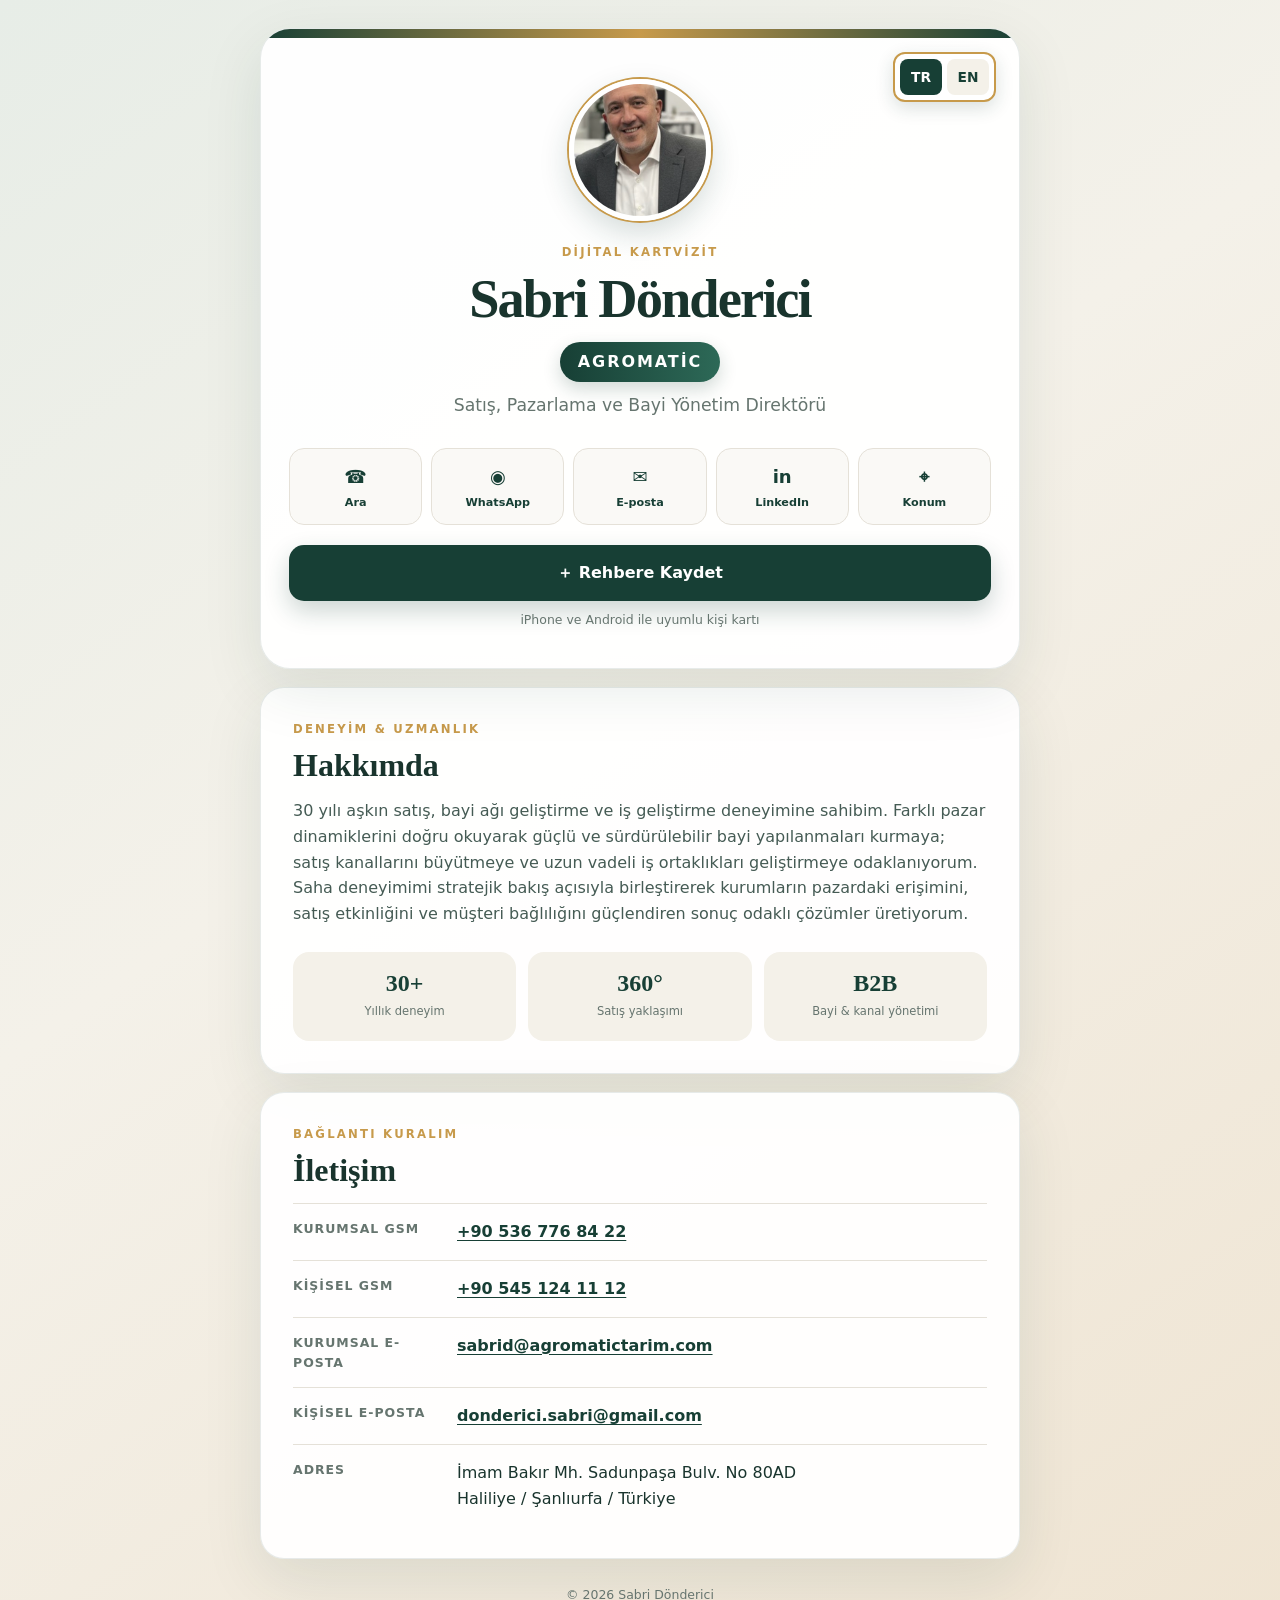
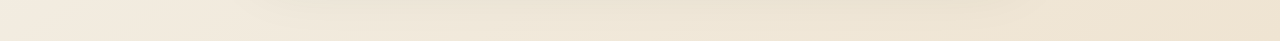
<file: index.html>
<!doctype html>
<html lang="tr">
<head>
  <meta charset="utf-8">
  <meta name="viewport" content="width=device-width, initial-scale=1">
  <meta name="theme-color" content="#173f35">
  <meta name="description" content="Sabri Dönderici — Satış ve Bayi Yönetim Uzmanı dijital kartviziti">
  <title>Sabri Dönderici | Dijital Kartvizit</title>
  <link rel="stylesheet" href="style.css">
  <link rel="stylesheet" href="language.css?v=4">
  <link rel="stylesheet" href="company.css?v=1">
</head>
<body>
  <main class="shell">
    <section class="hero" aria-labelledby="name">
      <div class="language-switch" aria-label="Dil seçimi"><span>TR</span><a href="english-card.html?v=phones-v2" lang="en">EN</a></div>
      <div class="profile-wrap">
        <img class="profile-photo" src="profil.png" alt="Sabri Dönderici" onerror="this.hidden=true;this.nextElementSibling.hidden=false">
        <div class="profile-fallback" hidden aria-label="Sabri Dönderici profil görseli">SD</div>
      </div>
      <p class="eyebrow">DİJİTAL KARTVİZİT</p>
      <h1 id="name">Sabri Dönderici</h1>
      <p class="company">AGROMATİC</p>
      <p class="role">Satış, Pazarlama ve Bayi Yönetim Direktörü</p>

      <nav class="quick-actions" aria-label="Hızlı iletişim">
        <a class="action" href="tel:+905451241112"><span aria-hidden="true">☎</span><b>Ara</b></a>
        <a class="action" href="https://wa.me/905451241112" target="_blank" rel="noopener"><span aria-hidden="true">◉</span><b>WhatsApp</b></a>
        <a class="action" href="mailto:sabrid@agromatictarim.com"><span aria-hidden="true">✉</span><b>E-posta</b></a>
        <a class="action" href="https://www.linkedin.com/in/sabri-d-956bb459/" target="_blank" rel="noopener"><span aria-hidden="true">in</span><b>LinkedIn</b></a>
        <a class="action" href="https://www.google.com/maps/search/?api=1&amp;query=%C4%B0mam%20Bak%C4%B1r%20Mh.%20Sadunpa%C5%9Fa%20Bulv.%20No%2080AD%20Haliliye%20%C5%9Eanl%C4%B1urfa%20Turkey" target="_blank" rel="noopener"><span aria-hidden="true">⌖</span><b>Konum</b></a>
      </nav>

      <a class="save-contact" href="sabri-donderici.vcf" download>＋ Rehbere Kaydet</a>
      <p class="helper">iPhone ve Android ile uyumlu kişi kartı</p>
    </section>

    <section class="card about" aria-labelledby="about-title">
      <p class="section-kicker">DENEYİM &amp; UZMANLIK</p>
      <h2 id="about-title">Hakkımda</h2>
      <p>30 yılı aşkın satış, bayi ağı geliştirme ve iş geliştirme deneyimine sahibim. Farklı pazar dinamiklerini doğru okuyarak güçlü ve sürdürülebilir bayi yapılanmaları kurmaya; satış kanallarını büyütmeye ve uzun vadeli iş ortaklıkları geliştirmeye odaklanıyorum. Saha deneyimimi stratejik bakış açısıyla birleştirerek kurumların pazardaki erişimini, satış etkinliğini ve müşteri bağlılığını güçlendiren sonuç odaklı çözümler üretiyorum.</p>
      <div class="stats" aria-label="Uzmanlık özeti">
        <div><strong>30+</strong><span>Yıllık deneyim</span></div>
        <div><strong>360°</strong><span>Satış yaklaşımı</span></div>
        <div><strong>B2B</strong><span>Bayi &amp; kanal yönetimi</span></div>
      </div>
    </section>

    <section class="card contact" aria-labelledby="contact-title">
      <p class="section-kicker">BAĞLANTI KURALIM</p>
      <h2 id="contact-title">İletişim</h2>
      <dl>
        <div><dt>Kurumsal GSM</dt><dd><a href="tel:+905367768422">+90 536 776 84 22</a></dd></div>
        <div><dt>Kişisel GSM</dt><dd><a href="tel:+905451241112">+90 545 124 11 12</a></dd></div>
        <div><dt>Kurumsal e-posta</dt><dd><a href="mailto:sabrid@agromatictarim.com">sabrid@agromatictarim.com</a></dd></div>
        <div><dt>Kişisel e-posta</dt><dd><a href="mailto:donderici.sabri@gmail.com">donderici.sabri@gmail.com</a></dd></div>
        <div><dt>Adres</dt><dd>İmam Bakır Mh. Sadunpaşa Bulv. No 80AD<br>Haliliye / Şanlıurfa / Türkiye</dd></div>
      </dl>
    </section>

    <footer>© <span id="year"></span> Sabri Dönderici</footer>
  </main>
  <script>document.getElementById('year').textContent = new Date().getFullYear();</script>
</body>
</html>
</file>
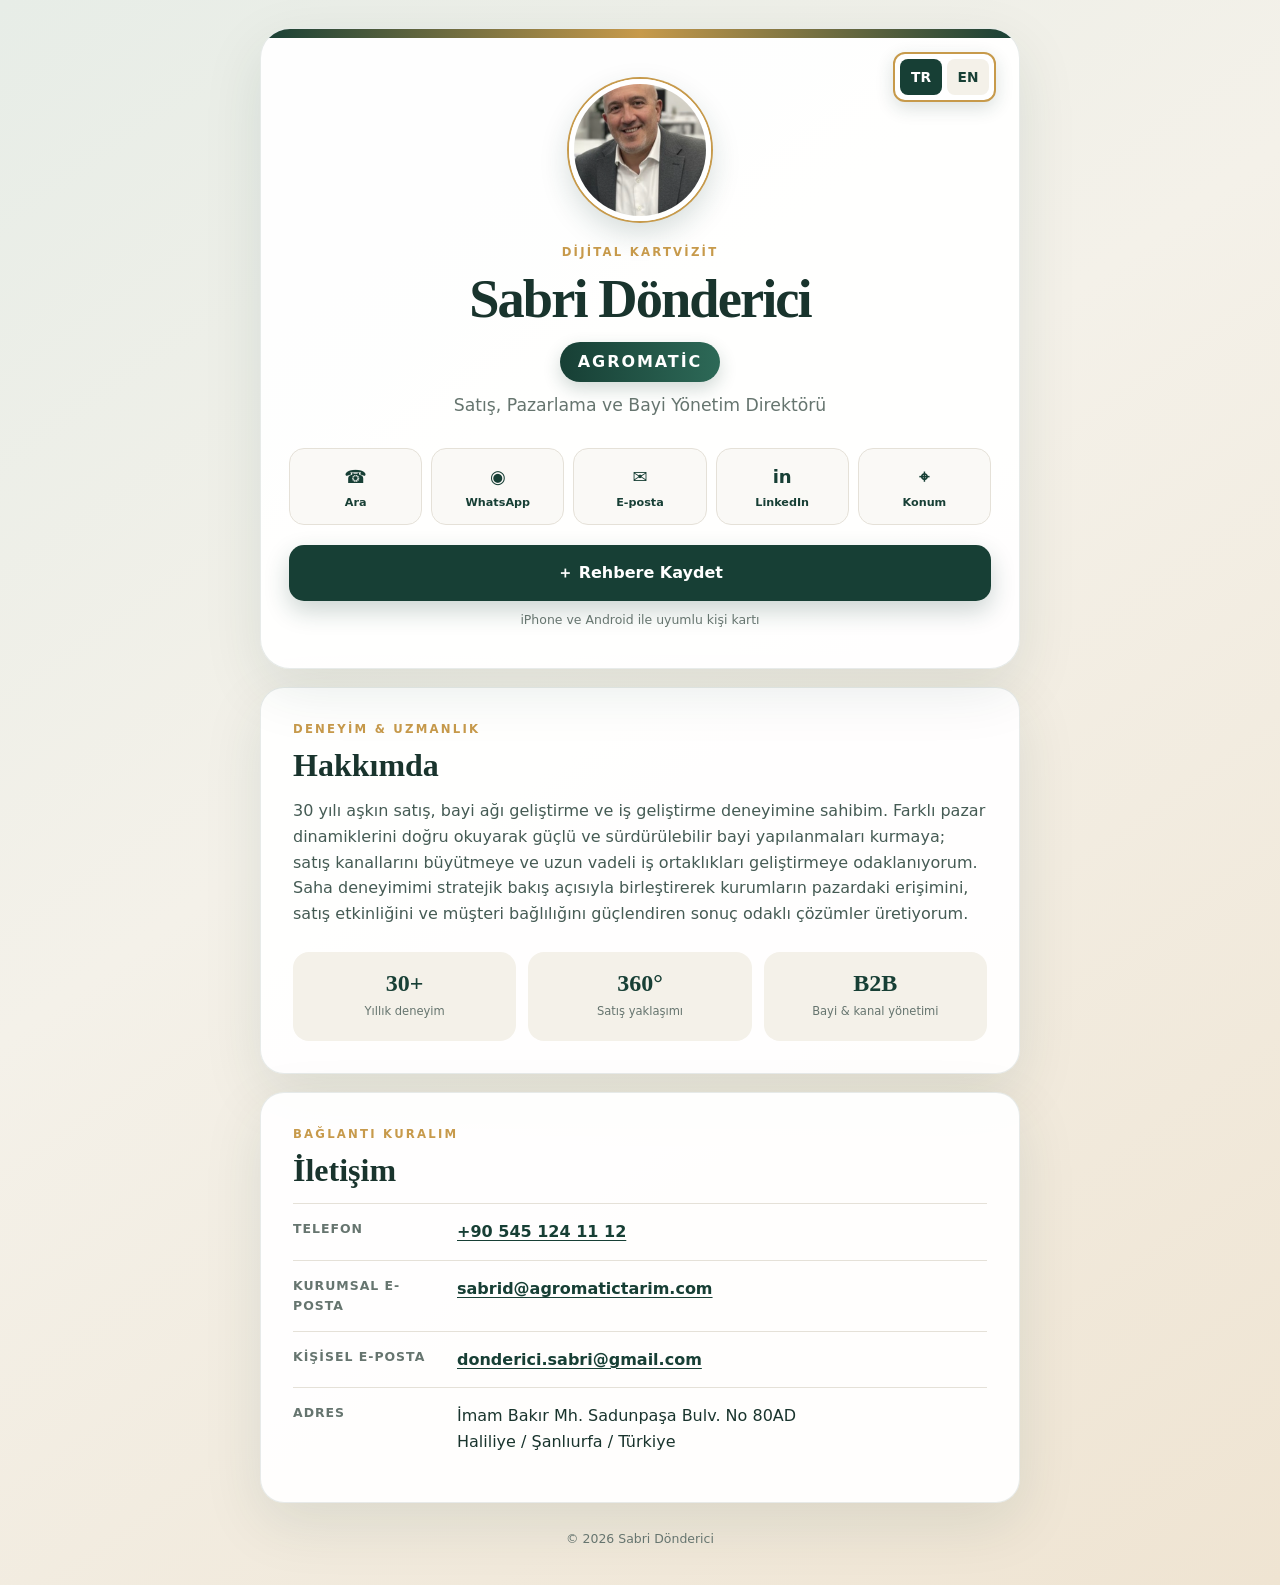
<file: digital-card.html>
<!doctype html>
<html lang="tr">
<head>
  <meta charset="utf-8">
  <meta name="viewport" content="width=device-width, initial-scale=1">
  <meta name="theme-color" content="#173f35">
  <meta name="description" content="Sabri Dönderici — Satış ve Bayi Yönetim Uzmanı dijital kartviziti">
  <title>Sabri Dönderici | Dijital Kartvizit</title>
  <link rel="stylesheet" href="style.css">
  <link rel="stylesheet" href="language.css?v=4">
  <link rel="stylesheet" href="company.css?v=1">
</head>
<body>
  <main class="shell">
    <section class="hero" aria-labelledby="name">
      <div class="language-switch" aria-label="Dil seçimi"><span>TR</span><a href="english-card.html" lang="en">EN</a></div>
      <div class="profile-wrap">
        <img class="profile-photo" src="profil.png" alt="Sabri Dönderici" onerror="this.hidden=true;this.nextElementSibling.hidden=false">
        <div class="profile-fallback" hidden aria-label="Sabri Dönderici profil görseli">SD</div>
      </div>
      <p class="eyebrow">DİJİTAL KARTVİZİT</p>
      <h1 id="name">Sabri Dönderici</h1>
      <p class="company">AGROMATİC</p>
      <p class="role">Satış, Pazarlama ve Bayi Yönetim Direktörü</p>

      <nav class="quick-actions" aria-label="Hızlı iletişim">
        <a class="action" href="tel:+905451241112"><span aria-hidden="true">☎</span><b>Ara</b></a>
        <a class="action" href="https://wa.me/905451241112" target="_blank" rel="noopener"><span aria-hidden="true">◉</span><b>WhatsApp</b></a>
        <a class="action" href="mailto:sabrid@agromatictarim.com"><span aria-hidden="true">✉</span><b>E-posta</b></a>
        <a class="action" href="https://www.linkedin.com/in/sabri-d-956bb459/" target="_blank" rel="noopener"><span aria-hidden="true">in</span><b>LinkedIn</b></a>
        <a class="action" href="https://www.google.com/maps/search/?api=1&amp;query=%C4%B0mam%20Bak%C4%B1r%20Mh.%20Sadunpa%C5%9Fa%20Bulv.%20No%2080AD%20Haliliye%20%C5%9Eanl%C4%B1urfa%20Turkey" target="_blank" rel="noopener"><span aria-hidden="true">⌖</span><b>Konum</b></a>
      </nav>

      <a class="save-contact" href="sabri-donderici.vcf" download>＋ Rehbere Kaydet</a>
      <p class="helper">iPhone ve Android ile uyumlu kişi kartı</p>
    </section>

    <section class="card about" aria-labelledby="about-title">
      <p class="section-kicker">DENEYİM &amp; UZMANLIK</p>
      <h2 id="about-title">Hakkımda</h2>
      <p>30 yılı aşkın satış, bayi ağı geliştirme ve iş geliştirme deneyimine sahibim. Farklı pazar dinamiklerini doğru okuyarak güçlü ve sürdürülebilir bayi yapılanmaları kurmaya; satış kanallarını büyütmeye ve uzun vadeli iş ortaklıkları geliştirmeye odaklanıyorum. Saha deneyimimi stratejik bakış açısıyla birleştirerek kurumların pazardaki erişimini, satış etkinliğini ve müşteri bağlılığını güçlendiren sonuç odaklı çözümler üretiyorum.</p>
      <div class="stats" aria-label="Uzmanlık özeti">
        <div><strong>30+</strong><span>Yıllık deneyim</span></div>
        <div><strong>360°</strong><span>Satış yaklaşımı</span></div>
        <div><strong>B2B</strong><span>Bayi &amp; kanal yönetimi</span></div>
      </div>
    </section>

    <section class="card contact" aria-labelledby="contact-title">
      <p class="section-kicker">BAĞLANTI KURALIM</p>
      <h2 id="contact-title">İletişim</h2>
      <dl>
        <div><dt>Telefon</dt><dd><a href="tel:+905451241112">+90 545 124 11 12</a></dd></div>
        <div><dt>Kurumsal e-posta</dt><dd><a href="mailto:sabrid@agromatictarim.com">sabrid@agromatictarim.com</a></dd></div>
        <div><dt>Kişisel e-posta</dt><dd><a href="mailto:donderici.sabri@gmail.com">donderici.sabri@gmail.com</a></dd></div>
        <div><dt>Adres</dt><dd>İmam Bakır Mh. Sadunpaşa Bulv. No 80AD<br>Haliliye / Şanlıurfa / Türkiye</dd></div>
      </dl>
    </section>

    <footer>© <span id="year"></span> Sabri Dönderici</footer>
  </main>
  <script>document.getElementById('year').textContent = new Date().getFullYear();</script>
</body>
</html>
</file>
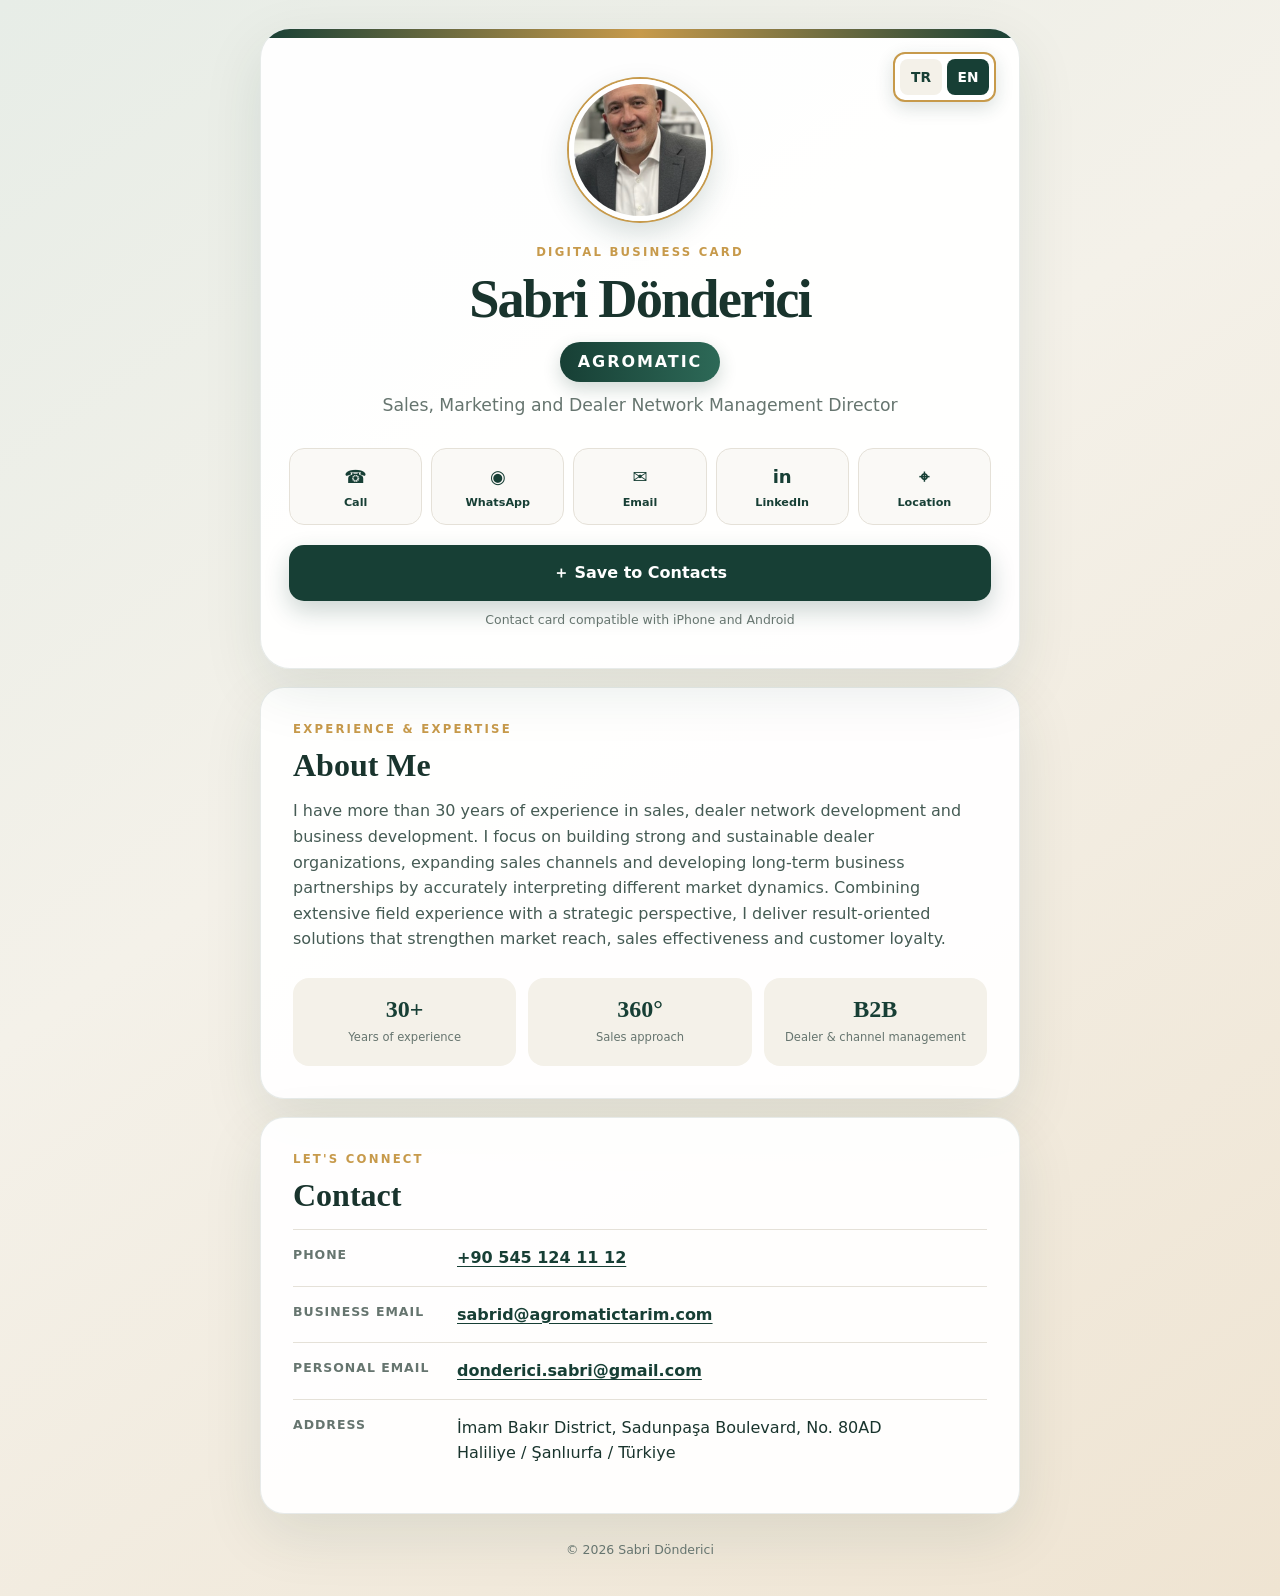
<file: en.html>
<!doctype html><html lang="en"><head><meta charset="utf-8"><meta name="viewport" content="width=device-width,initial-scale=1"><meta name="theme-color" content="#173f35"><meta name="description" content="Sabri Dönderici — Sales, Marketing and Dealer Network Management Director"><title>Sabri Dönderici | Digital Business Card</title><link rel="stylesheet" href="style.css"><link rel="stylesheet" href="language.css?v=4"><link rel="stylesheet" href="company.css?v=1"></head><body><main class="shell">
<section class="hero" aria-labelledby="name"><div class="language-switch" aria-label="Language selection"><a href="index.html" lang="tr">TR</a><span>EN</span></div><div class="profile-wrap"><img class="profile-photo" src="profil.png" alt="Sabri Dönderici" onerror="this.hidden=true;this.nextElementSibling.hidden=false"><div class="profile-fallback" hidden aria-label="Sabri Dönderici profile image">SD</div></div><p class="eyebrow">DIGITAL BUSINESS CARD</p><h1 id="name">Sabri Dönderici</h1><p class="company">AGROMATIC</p><p class="role">Sales, Marketing and Dealer Network Management Director</p>
<nav class="quick-actions" aria-label="Quick contact"><a class="action" href="tel:+905451241112"><span aria-hidden="true">☎</span><b>Call</b></a><a class="action" href="https://wa.me/905451241112" target="_blank" rel="noopener"><span aria-hidden="true">◉</span><b>WhatsApp</b></a><a class="action" href="mailto:sabrid@agromatictarim.com"><span aria-hidden="true">✉</span><b>Email</b></a><a class="action" href="https://www.linkedin.com/in/sabri-d-956bb459/" target="_blank" rel="noopener"><span aria-hidden="true">in</span><b>LinkedIn</b></a><a class="action" href="https://www.google.com/maps/search/?api=1&amp;query=%C4%B0mam%20Bak%C4%B1r%20Mh.%20Sadunpa%C5%9Fa%20Bulv.%20No%2080AD%20Haliliye%20%C5%9Eanl%C4%B1urfa%20Turkey" target="_blank" rel="noopener"><span aria-hidden="true">⌖</span><b>Location</b></a></nav><a class="save-contact" href="sabri-donderici.vcf" download>＋ Save to Contacts</a><p class="helper">Contact card compatible with iPhone and Android</p></section>
<section class="card about" aria-labelledby="about-title"><p class="section-kicker">EXPERIENCE &amp; EXPERTISE</p><h2 id="about-title">About Me</h2><p>I have more than 30 years of experience in sales, dealer network development and business development. I focus on building strong and sustainable dealer organizations, expanding sales channels and developing long-term business partnerships by accurately interpreting different market dynamics. Combining extensive field experience with a strategic perspective, I deliver result-oriented solutions that strengthen market reach, sales effectiveness and customer loyalty.</p><div class="stats" aria-label="Expertise summary"><div><strong>30+</strong><span>Years of experience</span></div><div><strong>360°</strong><span>Sales approach</span></div><div><strong>B2B</strong><span>Dealer &amp; channel management</span></div></div></section>
<section class="card contact" aria-labelledby="contact-title"><p class="section-kicker">LET'S CONNECT</p><h2 id="contact-title">Contact</h2><dl><div><dt>Phone</dt><dd><a href="tel:+905451241112">+90 545 124 11 12</a></dd></div><div><dt>Business email</dt><dd><a href="mailto:sabrid@agromatictarim.com">sabrid@agromatictarim.com</a></dd></div><div><dt>Personal email</dt><dd><a href="mailto:donderici.sabri@gmail.com">donderici.sabri@gmail.com</a></dd></div><div><dt>Address</dt><dd>İmam Bakır District, Sadunpaşa Boulevard, No. 80AD<br>Haliliye / Şanlıurfa / Türkiye</dd></div></dl></section><footer>© <span id="year"></span> Sabri Dönderici</footer></main><script>document.getElementById('year').textContent=new Date().getFullYear();</script></body></html>
</file>
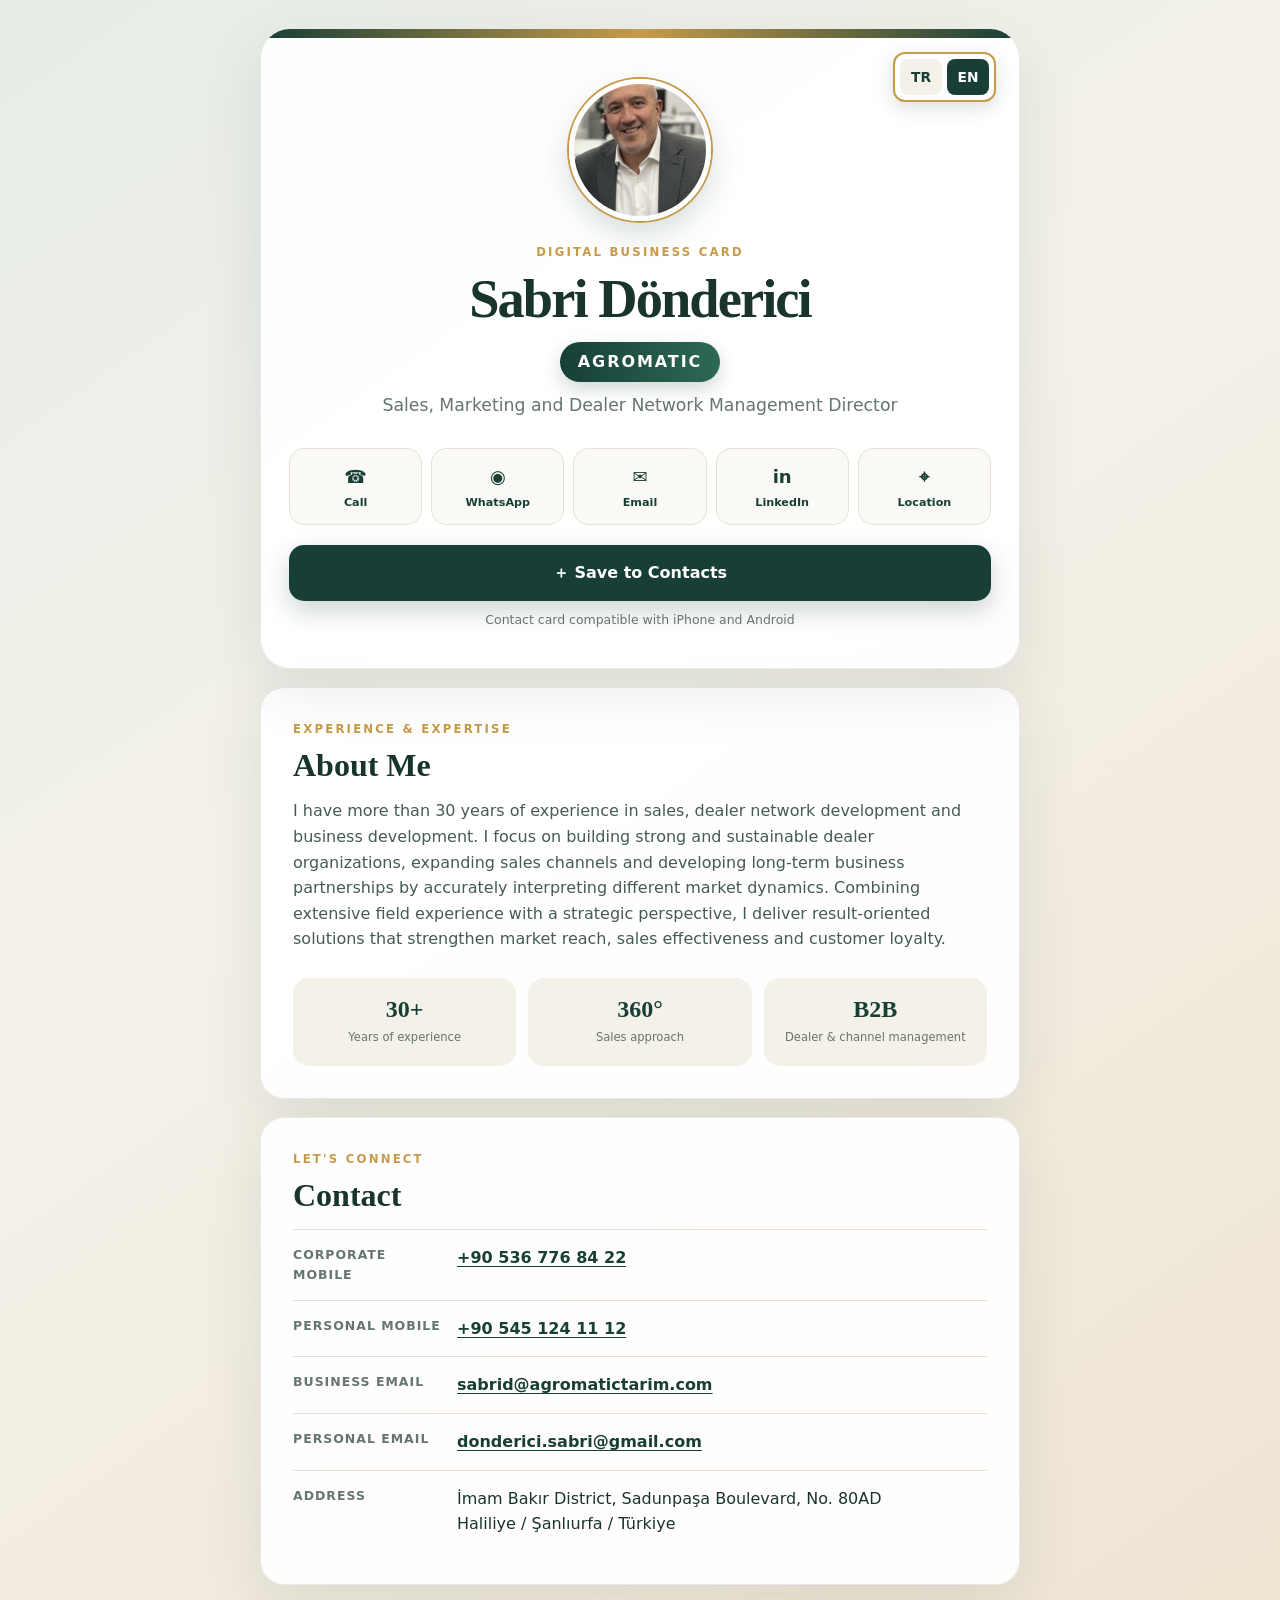
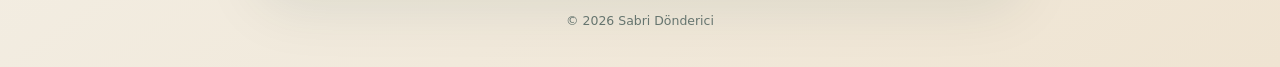
<file: english-card.html>
<!doctype html><html lang="en"><head><meta charset="utf-8"><meta name="viewport" content="width=device-width,initial-scale=1"><meta name="theme-color" content="#173f35"><meta name="description" content="Sabri Dönderici — Sales, Marketing and Dealer Network Management Director"><title>Sabri Dönderici | Digital Business Card</title><link rel="stylesheet" href="style.css"><link rel="stylesheet" href="language.css?v=4"><link rel="stylesheet" href="company.css?v=1"></head><body><main class="shell">
<section class="hero" aria-labelledby="name"><div class="language-switch" aria-label="Language selection"><a href="index.html" lang="tr">TR</a><span>EN</span></div><div class="profile-wrap"><img class="profile-photo" src="profil.png" alt="Sabri Dönderici" onerror="this.hidden=true;this.nextElementSibling.hidden=false"><div class="profile-fallback" hidden aria-label="Sabri Dönderici profile image">SD</div></div><p class="eyebrow">DIGITAL BUSINESS CARD</p><h1 id="name">Sabri Dönderici</h1><p class="company">AGROMATIC</p><p class="role">Sales, Marketing and Dealer Network Management Director</p>
<nav class="quick-actions" aria-label="Quick contact"><a class="action" href="tel:+905451241112"><span aria-hidden="true">☎</span><b>Call</b></a><a class="action" href="https://wa.me/905451241112" target="_blank" rel="noopener"><span aria-hidden="true">◉</span><b>WhatsApp</b></a><a class="action" href="mailto:sabrid@agromatictarim.com"><span aria-hidden="true">✉</span><b>Email</b></a><a class="action" href="https://www.linkedin.com/in/sabri-d-956bb459/" target="_blank" rel="noopener"><span aria-hidden="true">in</span><b>LinkedIn</b></a><a class="action" href="https://www.google.com/maps/search/?api=1&amp;query=%C4%B0mam%20Bak%C4%B1r%20Mh.%20Sadunpa%C5%9Fa%20Bulv.%20No%2080AD%20Haliliye%20%C5%9Eanl%C4%B1urfa%20Turkey" target="_blank" rel="noopener"><span aria-hidden="true">⌖</span><b>Location</b></a></nav><a class="save-contact" href="sabri-donderici.vcf" download>＋ Save to Contacts</a><p class="helper">Contact card compatible with iPhone and Android</p></section>
<section class="card about" aria-labelledby="about-title"><p class="section-kicker">EXPERIENCE &amp; EXPERTISE</p><h2 id="about-title">About Me</h2><p>I have more than 30 years of experience in sales, dealer network development and business development. I focus on building strong and sustainable dealer organizations, expanding sales channels and developing long-term business partnerships by accurately interpreting different market dynamics. Combining extensive field experience with a strategic perspective, I deliver result-oriented solutions that strengthen market reach, sales effectiveness and customer loyalty.</p><div class="stats" aria-label="Expertise summary"><div><strong>30+</strong><span>Years of experience</span></div><div><strong>360°</strong><span>Sales approach</span></div><div><strong>B2B</strong><span>Dealer &amp; channel management</span></div></div></section>
<section class="card contact" aria-labelledby="contact-title"><p class="section-kicker">LET'S CONNECT</p><h2 id="contact-title">Contact</h2><dl><div><dt>Corporate Mobile</dt><dd><a href="tel:+905367768422">+90 536 776 84 22</a></dd></div><div><dt>Personal Mobile</dt><dd><a href="tel:+905451241112">+90 545 124 11 12</a></dd></div><div><dt>Business email</dt><dd><a href="mailto:sabrid@agromatictarim.com">sabrid@agromatictarim.com</a></dd></div><div><dt>Personal email</dt><dd><a href="mailto:donderici.sabri@gmail.com">donderici.sabri@gmail.com</a></dd></div><div><dt>Address</dt><dd>İmam Bakır District, Sadunpaşa Boulevard, No. 80AD<br>Haliliye / Şanlıurfa / Türkiye</dd></div></dl></section><footer>© <span id="year"></span> Sabri Dönderici</footer></main><script>document.getElementById('year').textContent=new Date().getFullYear();</script></body></html>
</file>
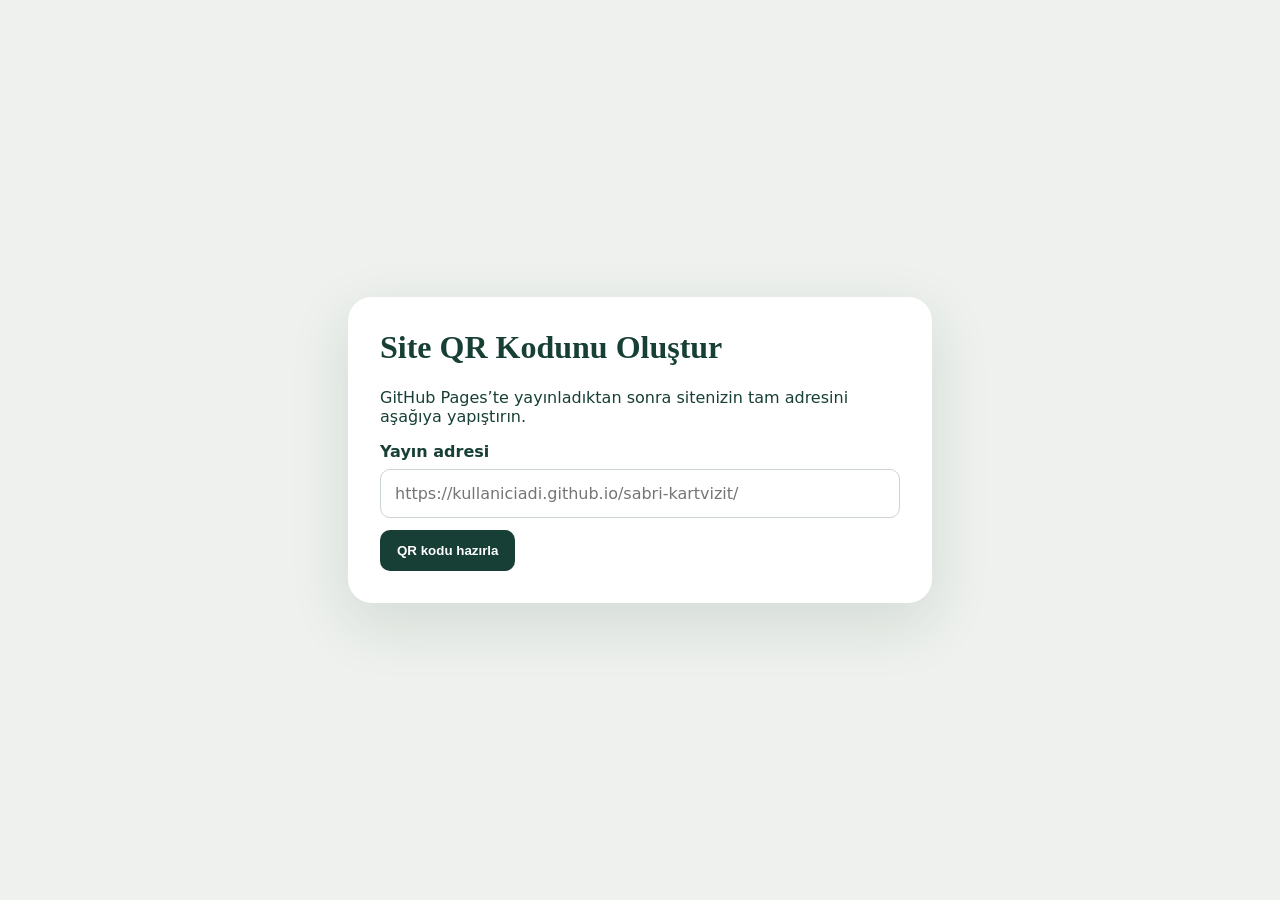
<file: qr-olustur.html>
<!doctype html><html lang="tr"><head><meta charset="utf-8"><meta name="viewport" content="width=device-width,initial-scale=1"><title>QR Kod Oluştur</title><style>body{margin:0;background:#eef1ed;color:#173f35;font:16px system-ui;display:grid;min-height:100vh;place-items:center}.box{width:min(92%,520px);background:#fff;padding:32px;border-radius:24px;box-shadow:0 20px 60px #173f3520}h1{font-family:Georgia,serif;margin-top:0}label{font-weight:700}input{box-sizing:border-box;width:100%;margin:8px 0 12px;padding:14px;border:1px solid #cdd5d1;border-radius:10px;font:inherit}button,a{display:inline-block;border:0;border-radius:10px;background:#173f35;color:#fff;padding:13px 17px;font-weight:700;text-decoration:none;cursor:pointer}#result{margin-top:25px;text-align:center}img{width:280px;max-width:100%;height:auto;border:10px solid #fff}small{display:block;color:#68766f;margin-top:12px}</style></head><body><main class="box"><h1>Site QR Kodunu Oluştur</h1><p>GitHub Pages’te yayınladıktan sonra sitenizin tam adresini aşağıya yapıştırın.</p><label for="url">Yayın adresi</label><input id="url" type="url" placeholder="https://kullaniciadi.github.io/sabri-kartvizit/" autocomplete="url"><button id="make">QR kodu hazırla</button><div id="result" hidden><img id="qr" alt="Site QR kodu"><p><a id="download" target="_blank" rel="noopener">QR kodunu aç / kaydet</a></p><small>Bu QR yalnızca girdiğiniz yayın adresine yönlendirir. Aynı adresi koruduğunuz sürece QR kalıcıdır.</small></div></main><script>const u=document.getElementById('url'),r=document.getElementById('result'),q=document.getElementById('qr'),d=document.getElementById('download');document.getElementById('make').onclick=()=>{try{const v=new URL(u.value.trim());if(!/^https?:$/.test(v.protocol))throw 0;const src='https://api.qrserver.com/v1/create-qr-code/?size=900x900&margin=30&data='+encodeURIComponent(v.href);q.src=src;d.href=src;r.hidden=false}catch(e){alert('Lütfen https:// ile başlayan geçerli bir yayın adresi girin.')}};</script></body></html>
</file>
<file: style.css>
:root{--ink:#19342d;--muted:#66756f;--paper:#f4f1e9;--card:#fff;--green:#173f35;--gold:#c79a4b;--line:#e5e1d8}*{box-sizing:border-box}html{scroll-behavior:smooth}body{margin:0;background:linear-gradient(145deg,#e7ede7 0,#f4f1e9 42%,#efe4d2 100%);color:var(--ink);font-family:Inter,ui-sans-serif,system-ui,-apple-system,"Segoe UI",sans-serif;line-height:1.6}.shell{width:min(100% - 28px,760px);margin:28px auto}.hero,.card{background:rgba(255,255,255,.94);border:1px solid rgba(23,63,53,.1);box-shadow:0 20px 60px rgba(23,63,53,.1)}.hero{position:relative;overflow:hidden;text-align:center;padding:50px 28px 38px;border-radius:30px}.hero:before{content:"";position:absolute;inset:0 0 auto;height:9px;background:linear-gradient(90deg,var(--green),var(--gold),var(--green))}.profile-wrap{width:142px;height:142px;margin:0 auto 22px}.profile-photo,.profile-fallback{width:100%;height:100%;border-radius:50%;border:5px solid #fff;box-shadow:0 0 0 2px var(--gold),0 12px 30px rgba(23,63,53,.18)}.profile-photo{object-fit:cover}.profile-fallback{display:grid;place-items:center;background:linear-gradient(145deg,var(--green),#2e6a58);color:#fff;font:700 42px Georgia,serif}.eyebrow,.section-kicker{margin:0 0 8px;color:var(--gold);font-size:.73rem;font-weight:800;letter-spacing:.19em}.hero h1{margin:0;font:700 clamp(2.2rem,8vw,3.4rem)/1.08 Georgia,"Times New Roman",serif;letter-spacing:-.035em}.role{margin:10px 0 28px;color:var(--muted);font-size:1.08rem}.quick-actions{display:grid;grid-template-columns:repeat(5,1fr);gap:9px}.action{min-width:0;padding:14px 4px 11px;border:1px solid var(--line);border-radius:15px;color:var(--green);text-decoration:none;background:#faf9f6;transition:.2s}.action span{display:block;height:25px;font-size:1.13rem;font-weight:800}.action b{font-size:.7rem}.action:hover,.action:focus-visible{transform:translateY(-2px);border-color:var(--gold);outline:none}.save-contact{display:block;margin:20px auto 0;padding:15px 22px;border-radius:15px;background:var(--green);color:#fff;text-decoration:none;font-weight:800;box-shadow:0 10px 24px rgba(23,63,53,.22)}.save-contact:hover,.save-contact:focus-visible{background:#205547;outline:3px solid rgba(199,154,75,.45)}.helper{margin:9px 0 0;color:var(--muted);font-size:.78rem}.card{margin-top:18px;padding:32px;border-radius:24px}.card h2{margin:0 0 15px;font:700 2rem/1.15 Georgia,"Times New Roman",serif}.about>p:not(.section-kicker){margin:0;color:#455b54}.stats{display:grid;grid-template-columns:repeat(3,1fr);gap:12px;margin-top:26px}.stats div{padding:18px 8px;border-radius:16px;background:var(--paper);text-align:center}.stats strong{display:block;color:var(--green);font:700 1.5rem Georgia,serif}.stats span{color:var(--muted);font-size:.72rem}.contact dl{margin:0}.contact dl div{display:grid;grid-template-columns:150px 1fr;gap:14px;padding:15px 0;border-top:1px solid var(--line)}dt{color:var(--muted);font-size:.78rem;font-weight:700;text-transform:uppercase;letter-spacing:.08em}dd{margin:0;overflow-wrap:anywhere}dd a{color:var(--green);font-weight:650;text-decoration-thickness:1px;text-underline-offset:3px}footer{text-align:center;padding:26px 0 8px;color:var(--muted);font-size:.78rem}@media(max-width:560px){.shell{margin:14px auto}.hero{padding:42px 16px 28px;border-radius:23px}.quick-actions{grid-template-columns:repeat(3,1fr)}.quick-actions .action:nth-child(4),.quick-actions .action:nth-child(5){grid-column:span 1}.card{padding:25px 20px}.stats{gap:7px}.stats div{padding:14px 5px}.contact dl div{grid-template-columns:1fr;gap:4px}}@media(prefers-reduced-motion:reduce){*{scroll-behavior:auto}.action{transition:none}}
</file>
<file: language.css>
.profile-fallback[hidden]{display:none!important}.language-switch{position:absolute;top:23px;right:23px;z-index:2;display:flex;gap:5px;padding:5px;border:2px solid var(--gold);border-radius:12px;background:#fff;box-shadow:0 6px 18px rgba(23,63,53,.16)}.language-switch a,.language-switch span{min-width:42px;padding:7px 10px;border-radius:8px;font-size:.86rem;font-weight:900;text-decoration:none}.language-switch a{color:var(--green);background:#f4f1e9}.language-switch span{background:var(--green);color:#fff}@media(max-width:420px){.language-switch{position:relative;top:auto;right:auto;width:max-content;margin:-18px auto 24px}.profile-wrap{margin-top:0}}
</file>
<file: company.css>
.company{display:inline-block;margin:14px 0 2px;padding:7px 18px;border-radius:999px;background:linear-gradient(90deg,var(--green),#2d6957);color:#fff;font-size:1rem;font-weight:900;letter-spacing:.12em;box-shadow:0 7px 18px rgba(23,63,53,.2)}.company+.role{margin-top:8px}
</file>
